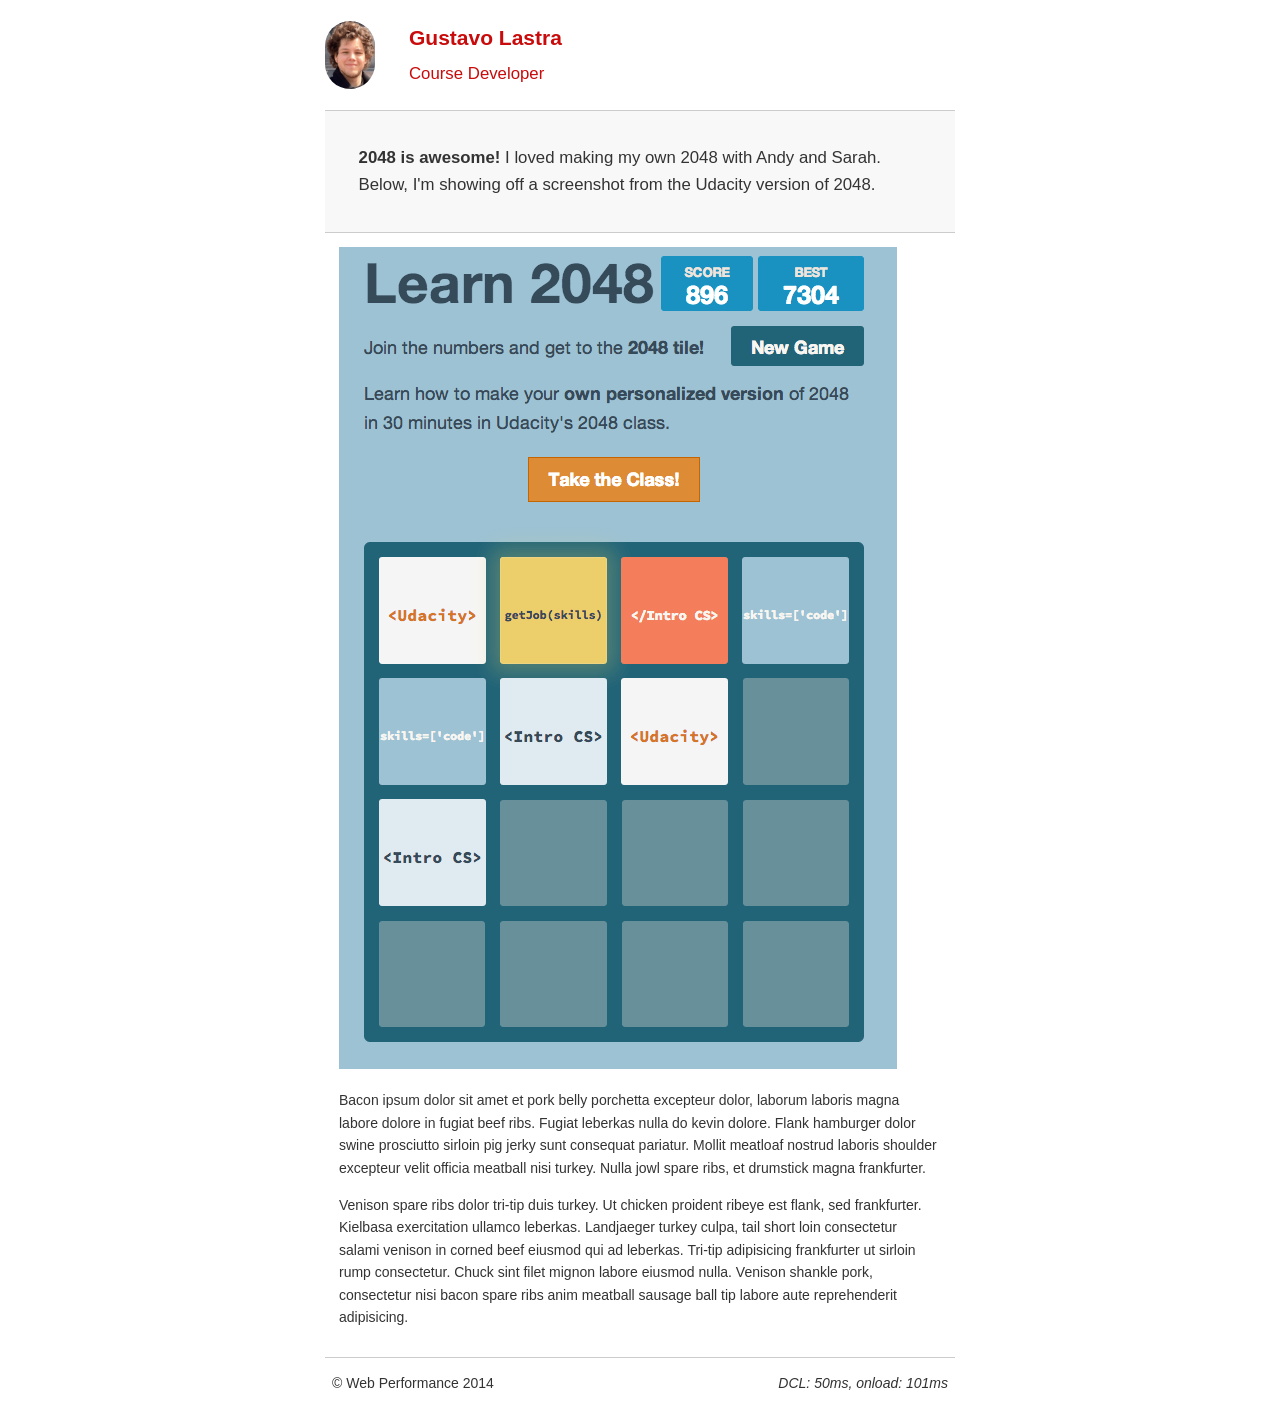
<file: project-2048.html>
<!DOCTYPE html>
<html lang="en" style="font-size: 100%;
  overflow-y: scroll;
  -webkit-tap-highlight-color: rgba(0,0,0,0);
  -ms-text-size-adjust: 100%;
  -webkit-text-size-adjust: none;">
<head>
<meta charset="utf-8">
<meta name="viewport" content="width=device-width, initial-scale=1">
<meta name="description" content=" FILL ME IN ">
<meta name="author" content=" FILL ME IN ">
<title>Gustavo Lastra: Portfolio</title>

<link href="css/print.css.gz" rel="stylesheet" media="print">
<script>
      (function(w,g){w['GoogleAnalyticsObject']=g;
      w[g]=w[g]||function(){(w[g].q=w[g].q||[]).push(arguments)};w[g].l=1*new Date();})(window,'ga');
      ga('create', 'UA-XXXX-Y');
      ga('send', 'pageview');
    </script><script src="//www.google-analytics.com/analytics.js"></script><script src="js/perfmatters.js"></script>
</head>
<body style="margin:0;font-size:14px;line-height:1.61;font-weight:400;font-family:'Open Sans', sans-serif;color:#333;background:#fff;">
    <header style="max-width:45em;margin:0 auto;padding:0 0.5em;color:#C90B0B;"><a href="/" style="color: #12C;"><img class="imgGus" src="img/Gustavo-min.bin" style="border:0;max-width:100%;border-radius:40px;float:left;width:8%;"></a>
      <p style="font-size:1.5em; font-weight: bold; padding-left: 4em;">Gustavo Lastra<br><span style="font-size: 0.8em; font-weight: normal;">Course Developer</span></p>
    </header><div class="container" style="max-width: 45em; margin: 0 auto;">
      <div class="hero" style="padding: 2em; background-color: #f8f8f8; font-size:1.2em;
  border-bottom: 1px solid #ccc;
  border-top: 1px solid #ccc;">
        <strong style="font-weight: bold;">2048 is awesome!</strong> I loved making my own 2048 with Andy and Sarah. Below, I'm showing off a screenshot from the Udacity version of 2048.
      </div>
      <div class="content" style="padding: 1em 1em;">
        <img class="img-responsive" src="img/2048-min.bin" style="border: 0; max-width: 100%;"><p>Bacon ipsum dolor sit amet et pork belly porchetta excepteur dolor, laborum laboris magna labore dolore in fugiat beef ribs. Fugiat leberkas nulla do kevin dolore. Flank hamburger dolor swine prosciutto sirloin pig jerky sunt consequat pariatur. Mollit meatloaf nostrud laboris shoulder excepteur velit officia meatball nisi turkey. Nulla jowl spare ribs, et drumstick magna frankfurter.</p>
        <p>Venison spare ribs dolor tri-tip duis turkey. Ut chicken proident ribeye est flank, sed frankfurter. Kielbasa exercitation ullamco leberkas. Landjaeger turkey culpa, tail short loin consectetur salami venison in corned beef eiusmod qui ad leberkas. Tri-tip adipisicing frankfurter ut sirloin rump consectetur. Chuck sint filet mignon labore eiusmod nulla. Venison shankle pork, consectetur nisi bacon spare ribs anim meatball sausage ball tip labore aute reprehenderit adipisicing.</p>
    </div>
    <footer style="max-width:45em;margin:0 auto;padding:0 0.5em;border-top:1px solid #ccc;"><p>&copy; Web Performance 2014 <span id="crp-stats" style="float: right; font-style: italic;"></span></p>
    </footer>
</div>
</body>
</html>
</file>
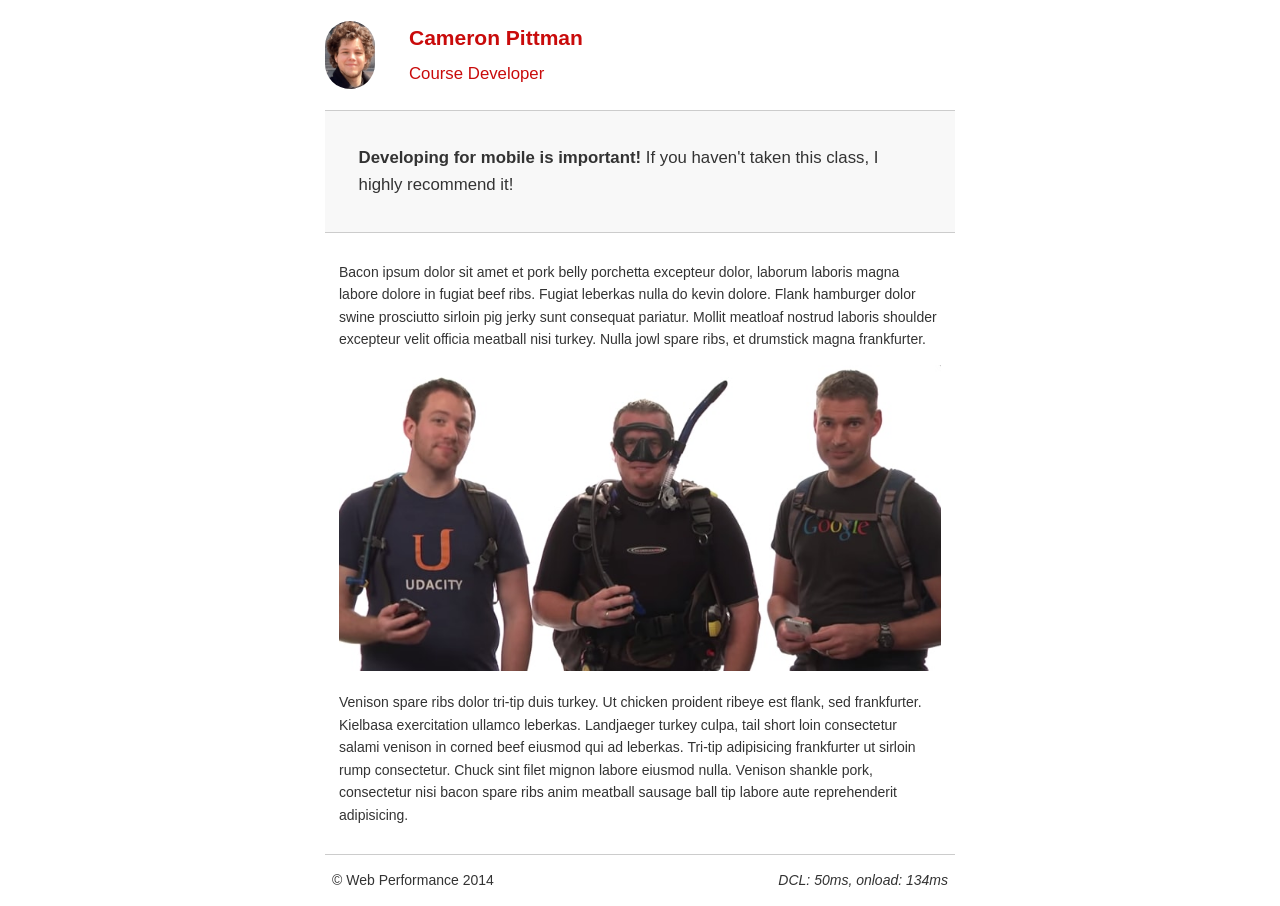
<file: project-mobile.html>
<!DOCTYPE html>
<html lang="en" style="font-size: 100%;
  overflow-y: scroll;
  -webkit-tap-highlight-color: rgba(0,0,0,0);
  -ms-text-size-adjust: 100%;
  -webkit-text-size-adjust: none;">
<head>
<meta charset="utf-8">
<meta name="viewport" content="width=device-width, initial-scale=1">
<meta name="description" content=" FILL ME IN ">
<meta name="author" content=" FILL ME IN ">
<title>Gustavo Lastra: Portfolio</title>
<link href="css/print.css.gz" media="print" rel="stylesheet">
<script>
      (function(w,g){w['GoogleAnalyticsObject']=g;
      w[g]=w[g]||function(){(w[g].q=w[g].q||[]).push(arguments)};w[g].l=1*new Date();})(window,'ga');
      ga('create', 'UA-XXXX-Y');
      ga('send', 'pageview');
    </script><script src="http://www.google-analytics.com/analytics.js"></script><script async src="js/perfmatters.js"></script>
</head>
<body style="margin:0;font-size:14px;line-height:1.61;font-weight:400;font-family:'Open Sans', sans-serif;color:#333;background:#fff;">
    <header style="max-width:45em;margin:0 auto;padding:0 0.5em;color:#C90B0B;"><a href="/" style="color: #12C;;"><img src="img/Gustavo-min.bin" style="border:0;max-width:100%;border-radius:40px;float:left;width:8%;"></a>
      <p style="font-size:1.5em; font-weight: bold; padding-left: 4em;">Cameron Pittman<br><span style="font-size: 0.8em; font-weight: normal;">Course Developer</span></p>
    </header><div class="container" style="max-width: 45em; margin: 0 auto;">
      <div class="hero" style="padding: 2em; background-color: #f8f8f8; font-size:1.2em;
  border-bottom: 1px solid #ccc;
  border-top: 1px solid #ccc;">
        <strong style="font-weight: bold;">Developing for mobile is important!</strong> If you haven't taken this class, I highly recommend it!
      </div>

      <div class="content" style="padding: 1em 1em;">

        <p>Bacon ipsum dolor sit amet et pork belly porchetta excepteur dolor, laborum laboris magna labore dolore in fugiat beef ribs. Fugiat leberkas nulla do kevin dolore. Flank hamburger dolor swine prosciutto sirloin pig jerky sunt consequat pariatur. Mollit meatloaf nostrud laboris shoulder excepteur velit officia meatball nisi turkey. Nulla jowl spare ribs, et drumstick magna frankfurter.</p>

        <img src="img/mobilewebdev-min.bin" style="border: 0; max-width: 100%;"><p>Venison spare ribs dolor tri-tip duis turkey. Ut chicken proident ribeye est flank, sed frankfurter. Kielbasa exercitation ullamco leberkas. Landjaeger turkey culpa, tail short loin consectetur salami venison in corned beef eiusmod qui ad leberkas. Tri-tip adipisicing frankfurter ut sirloin rump consectetur. Chuck sint filet mignon labore eiusmod nulla. Venison shankle pork, consectetur nisi bacon spare ribs anim meatball sausage ball tip labore aute reprehenderit adipisicing.</p>

    </div>

    <footer style="max-width:45em;margin:0 auto;padding:0 0.5em;border-top:1px solid #ccc;"><p>&copy; Web Performance 2014 <span id="crp-stats" style="float: right; font-style: italic;"></span></p>
    </footer>
</div>
</body>
</html>
</file>
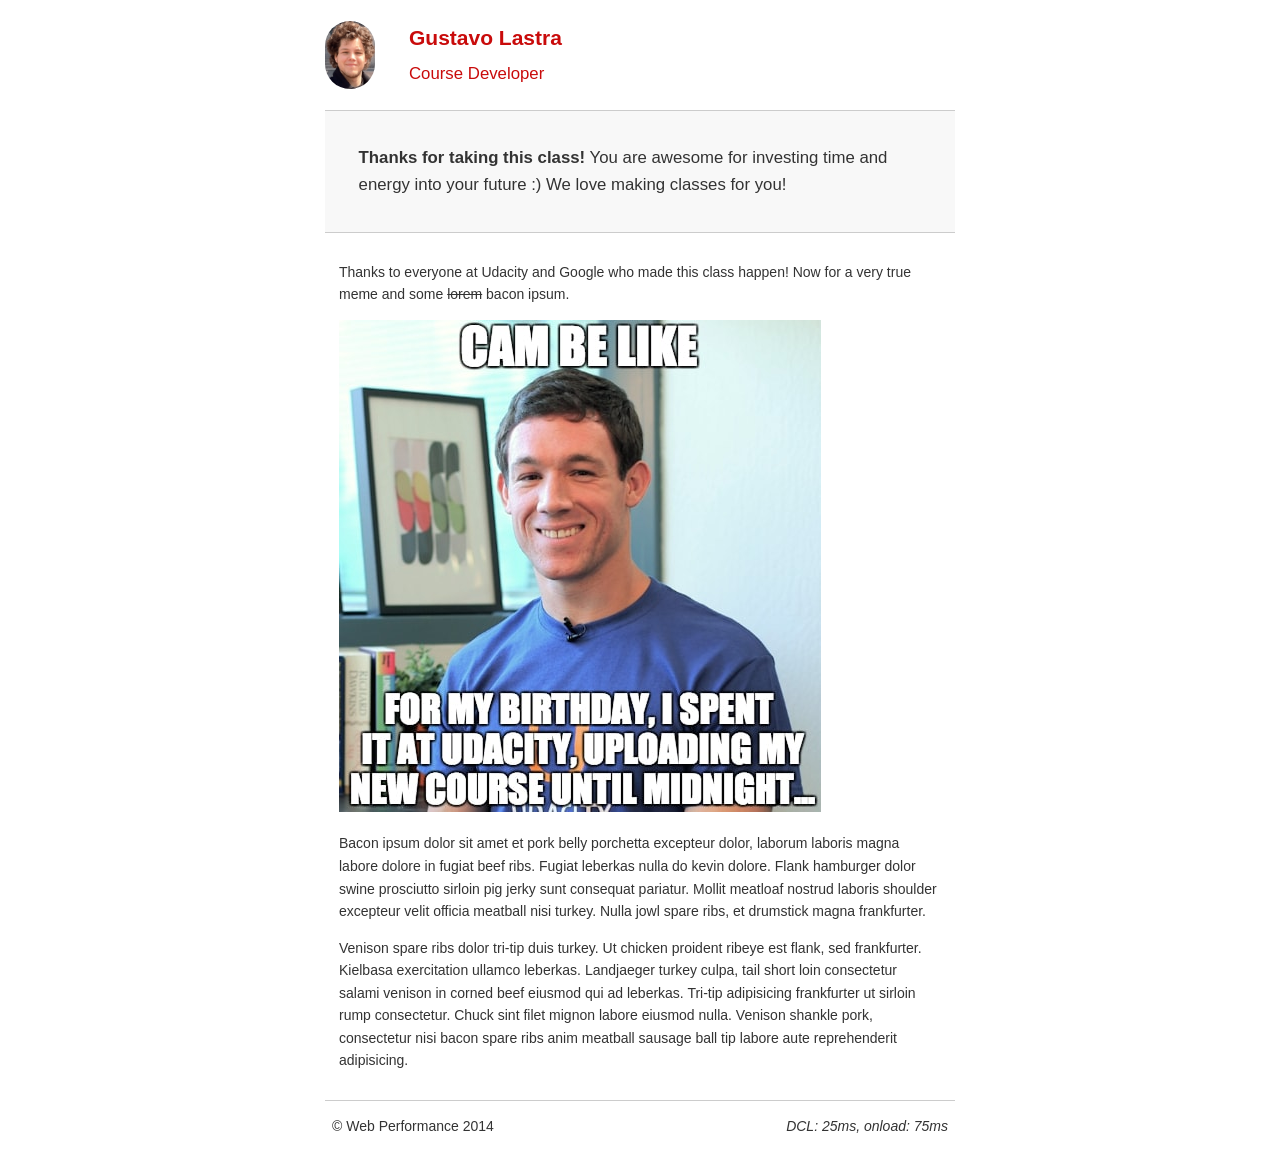
<file: project-webperf.html>
<!DOCTYPE html>
<html lang="en" style="font-size: 100%;
  overflow-y: scroll;
  -webkit-tap-highlight-color: rgba(0,0,0,0);
  -ms-text-size-adjust: 100%;
  -webkit-text-size-adjust: none;">
<head>
<meta charset="utf-8">
<meta name="viewport" content="width=device-width, initial-scale=1">
<meta name="description" content=" FILL ME IN ">
<meta name="author" content=" FILL ME IN ">
<title>Gustavo Lastra: Portfolio</title>

<link href="css/print.css.gz" rel="stylesheet" media="print">
<script>
      (function(w,g){w['GoogleAnalyticsObject']=g;
      w[g]=w[g]||function(){(w[g].q=w[g].q||[]).push(arguments)};w[g].l=1*new Date();})(window,'ga');
      ga('create', 'UA-XXXX-Y');
      ga('send', 'pageview');
    </script><script src="http://www.google-analytics.com/analytics.js"></script><script async src="js/perfmatters.js"></script>
</head>
<body style="margin:0;font-size:14px;line-height:1.61;font-weight:400;font-family:'Open Sans', sans-serif;color:#333;background:#fff;">
    <header style="max-width:45em;margin:0 auto;padding:0 0.5em;color:#C90B0B;"><a href="/" style="color: #12C;"><img class="imgGus" src="img/Gustavo-min.bin" style="border:0;max-width:100%;border-radius:40px;float:left;width:8%;"></a>
      <p style="font-size:1.5em; font-weight: bold; padding-left: 4em;">Gustavo Lastra<br><span style="font-size: 0.8em; font-weight: normal;">Course Developer</span></p>
    </header><div class="container" style="max-width: 45em; margin: 0 auto;">
      <div class="hero" style="padding: 2em; background-color: #f8f8f8; font-size:1.2em;
  border-bottom: 1px solid #ccc;
  border-top: 1px solid #ccc;">
        <strong style="font-weight: bold;">Thanks for taking this class!</strong> You are awesome for investing time and energy into your future :) We love making classes for you!
      </div>
      <div class="content" style="padding: 1em 1em;">
        <p>Thanks to everyone at Udacity and Google who made this class happen! Now for a very true meme and some <strike>lorem</strike> bacon ipsum.</p>
        <img src="img/cam_be_like-min.bin" style="border: 0; max-width: 100%;"><p>Bacon ipsum dolor sit amet et pork belly porchetta excepteur dolor, laborum laboris magna labore dolore in fugiat beef ribs. Fugiat leberkas nulla do kevin dolore. Flank hamburger dolor swine prosciutto sirloin pig jerky sunt consequat pariatur. Mollit meatloaf nostrud laboris shoulder excepteur velit officia meatball nisi turkey. Nulla jowl spare ribs, et drumstick magna frankfurter.</p>
        <p>Venison spare ribs dolor tri-tip duis turkey. Ut chicken proident ribeye est flank, sed frankfurter. Kielbasa exercitation ullamco leberkas. Landjaeger turkey culpa, tail short loin consectetur salami venison in corned beef eiusmod qui ad leberkas. Tri-tip adipisicing frankfurter ut sirloin rump consectetur. Chuck sint filet mignon labore eiusmod nulla. Venison shankle pork, consectetur nisi bacon spare ribs anim meatball sausage ball tip labore aute reprehenderit adipisicing.</p>
    </div>
    <footer style="max-width:45em;margin:0 auto;padding:0 0.5em;border-top:1px solid #ccc;"><p>&copy; Web Performance 2014 <span id="crp-stats" style="float: right; font-style: italic;"></span></p>
    </footer>
</div>
</body>
</html>
</file>
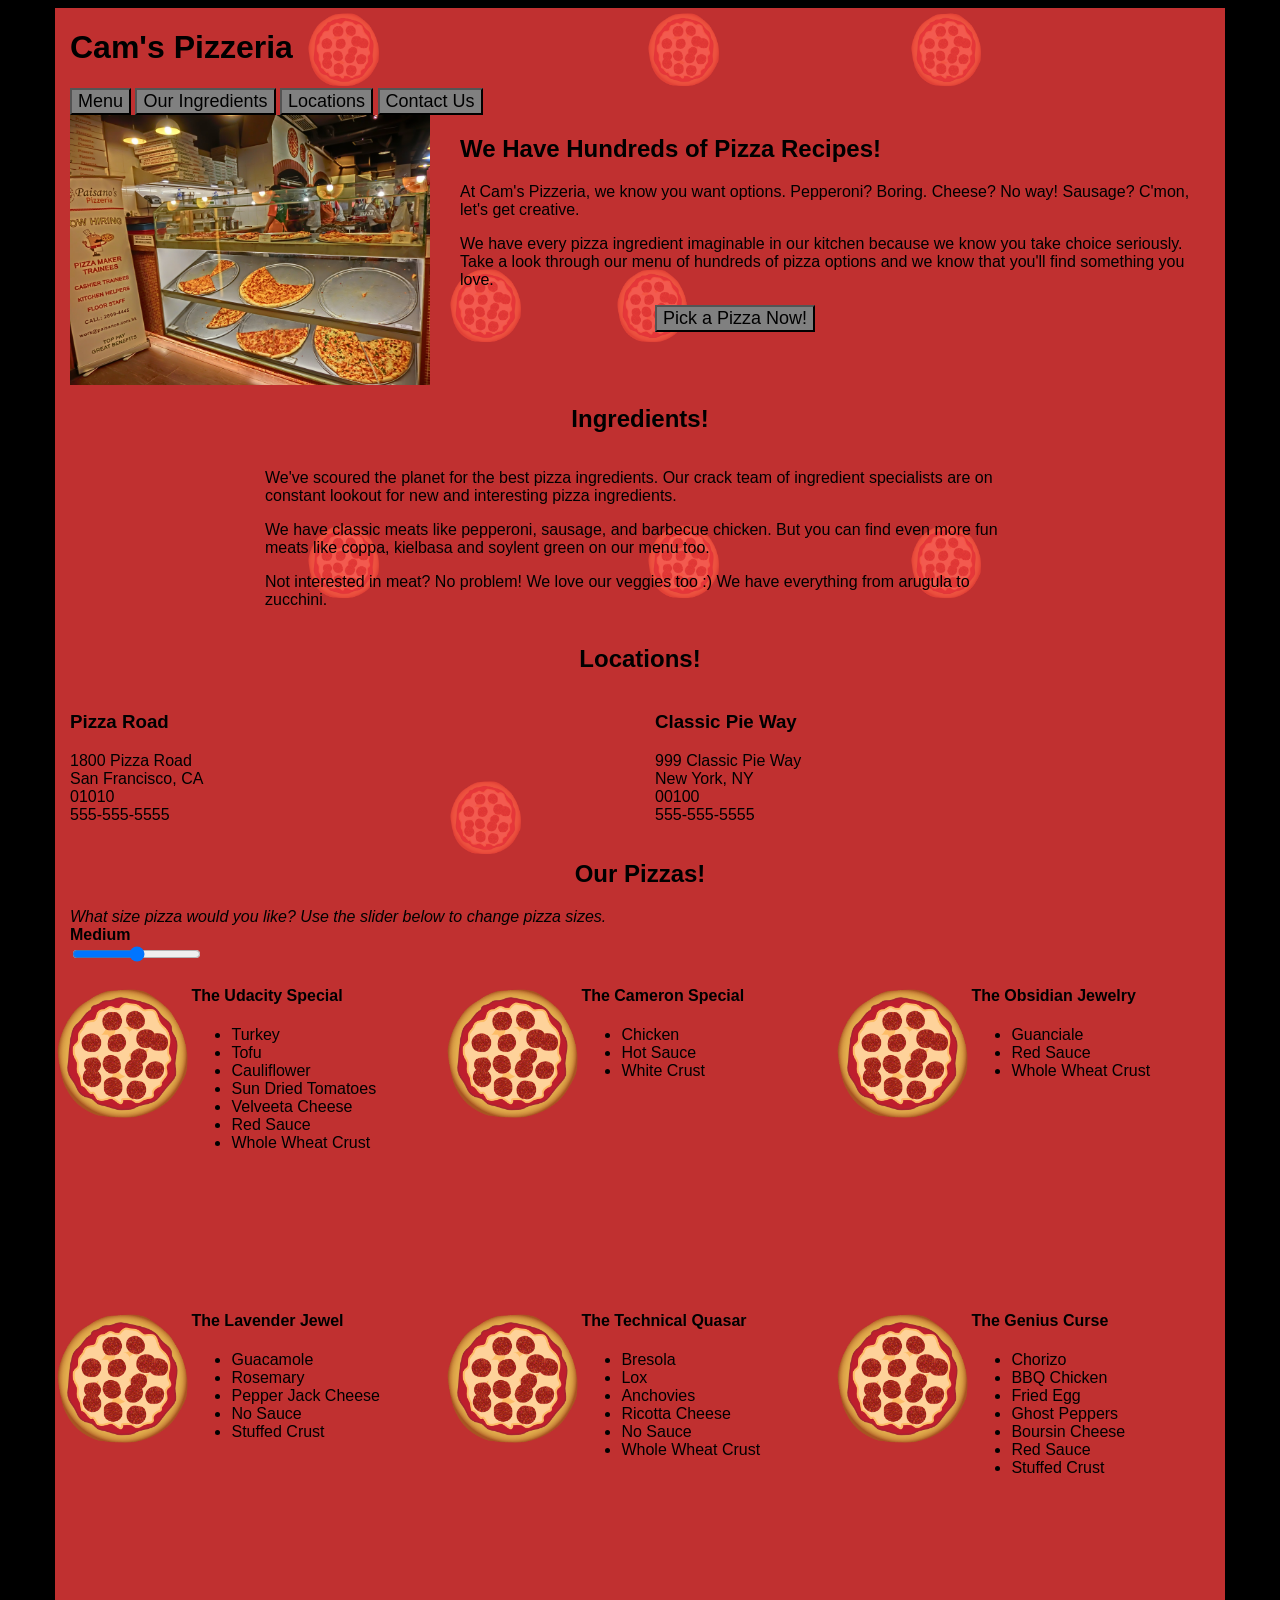
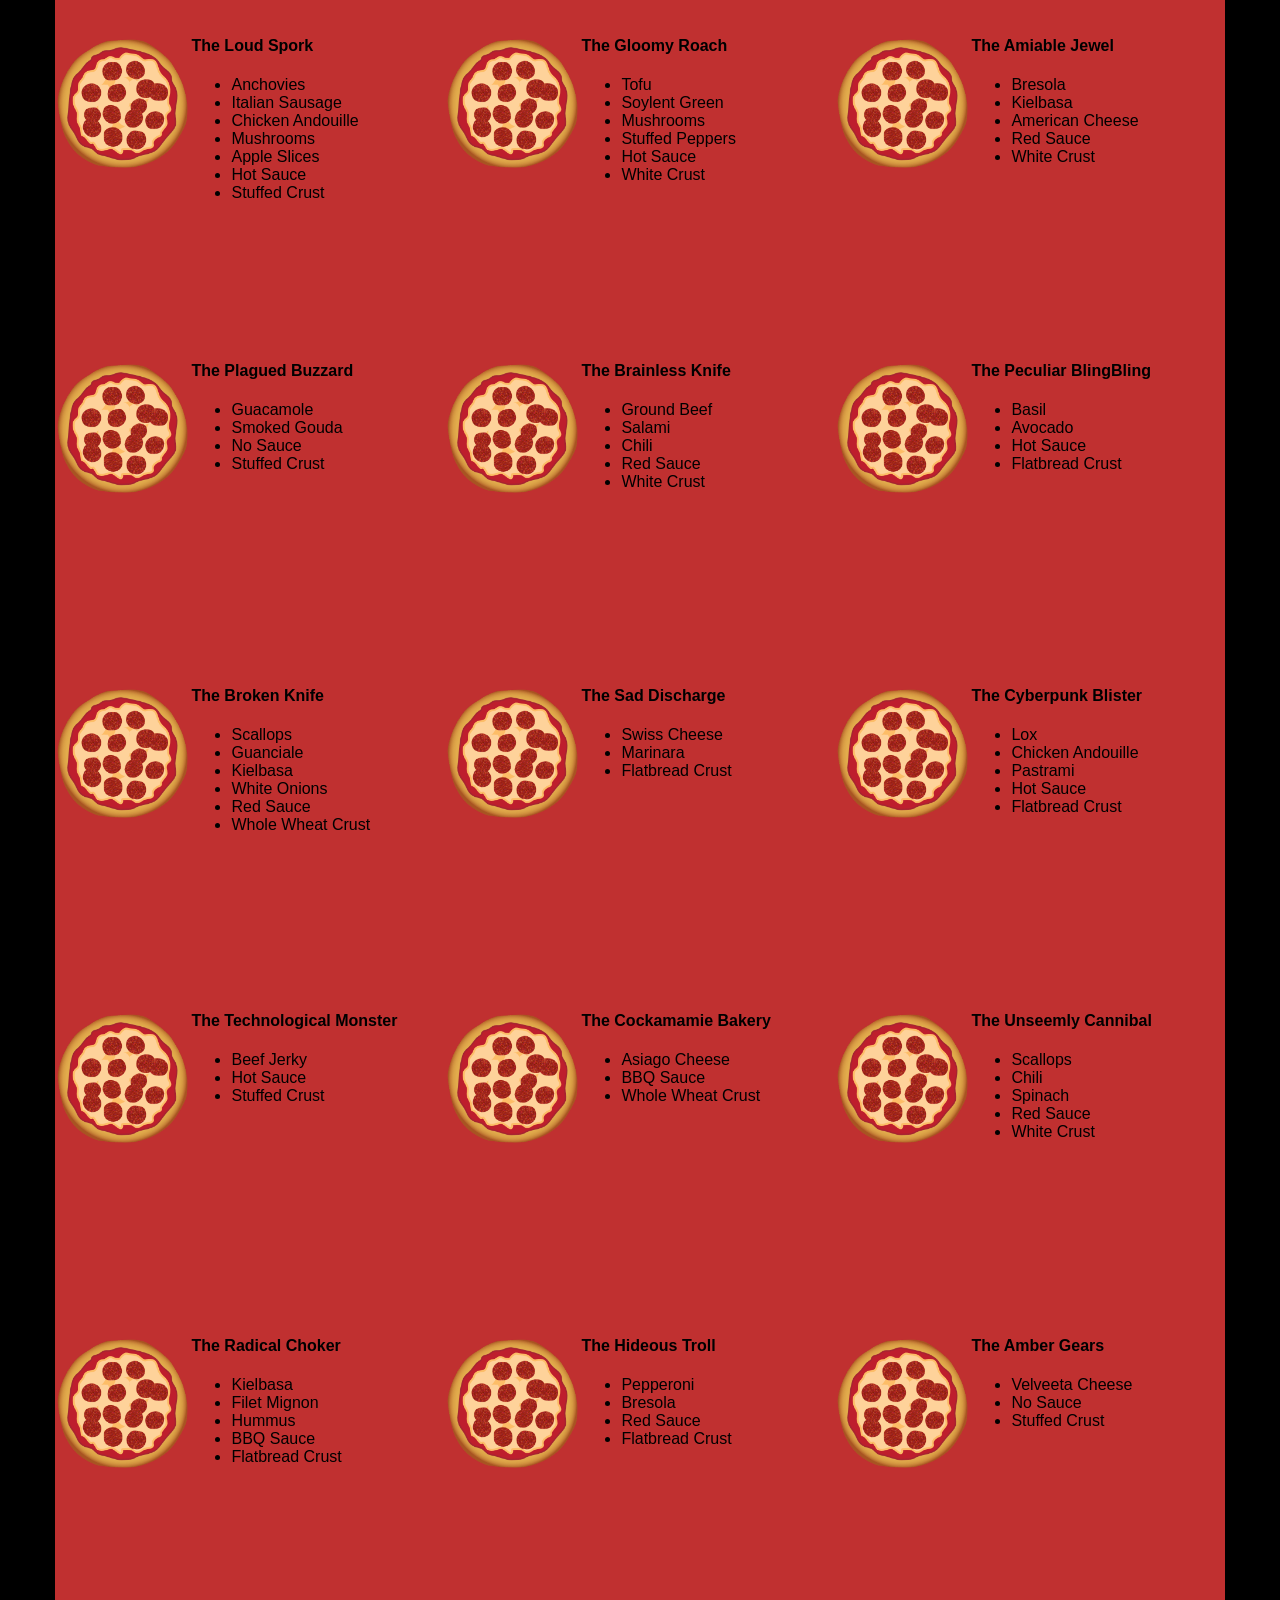
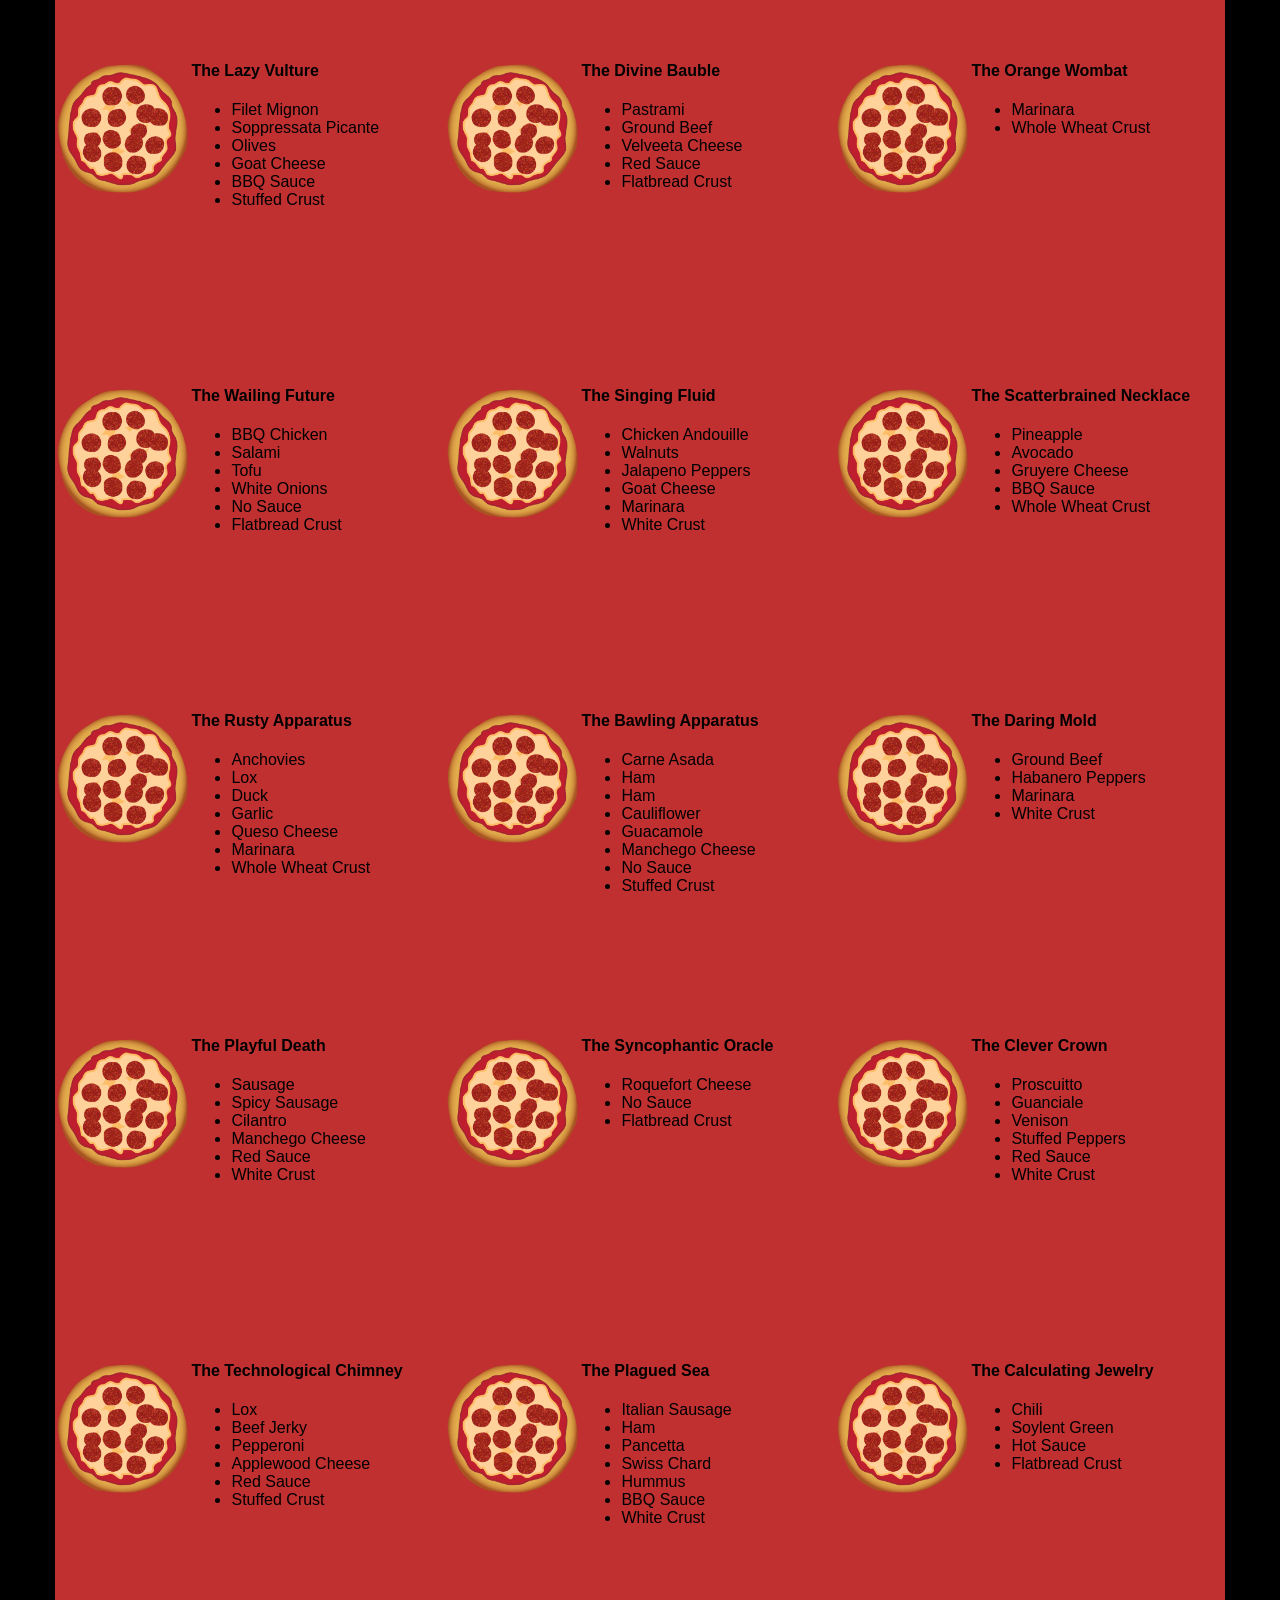
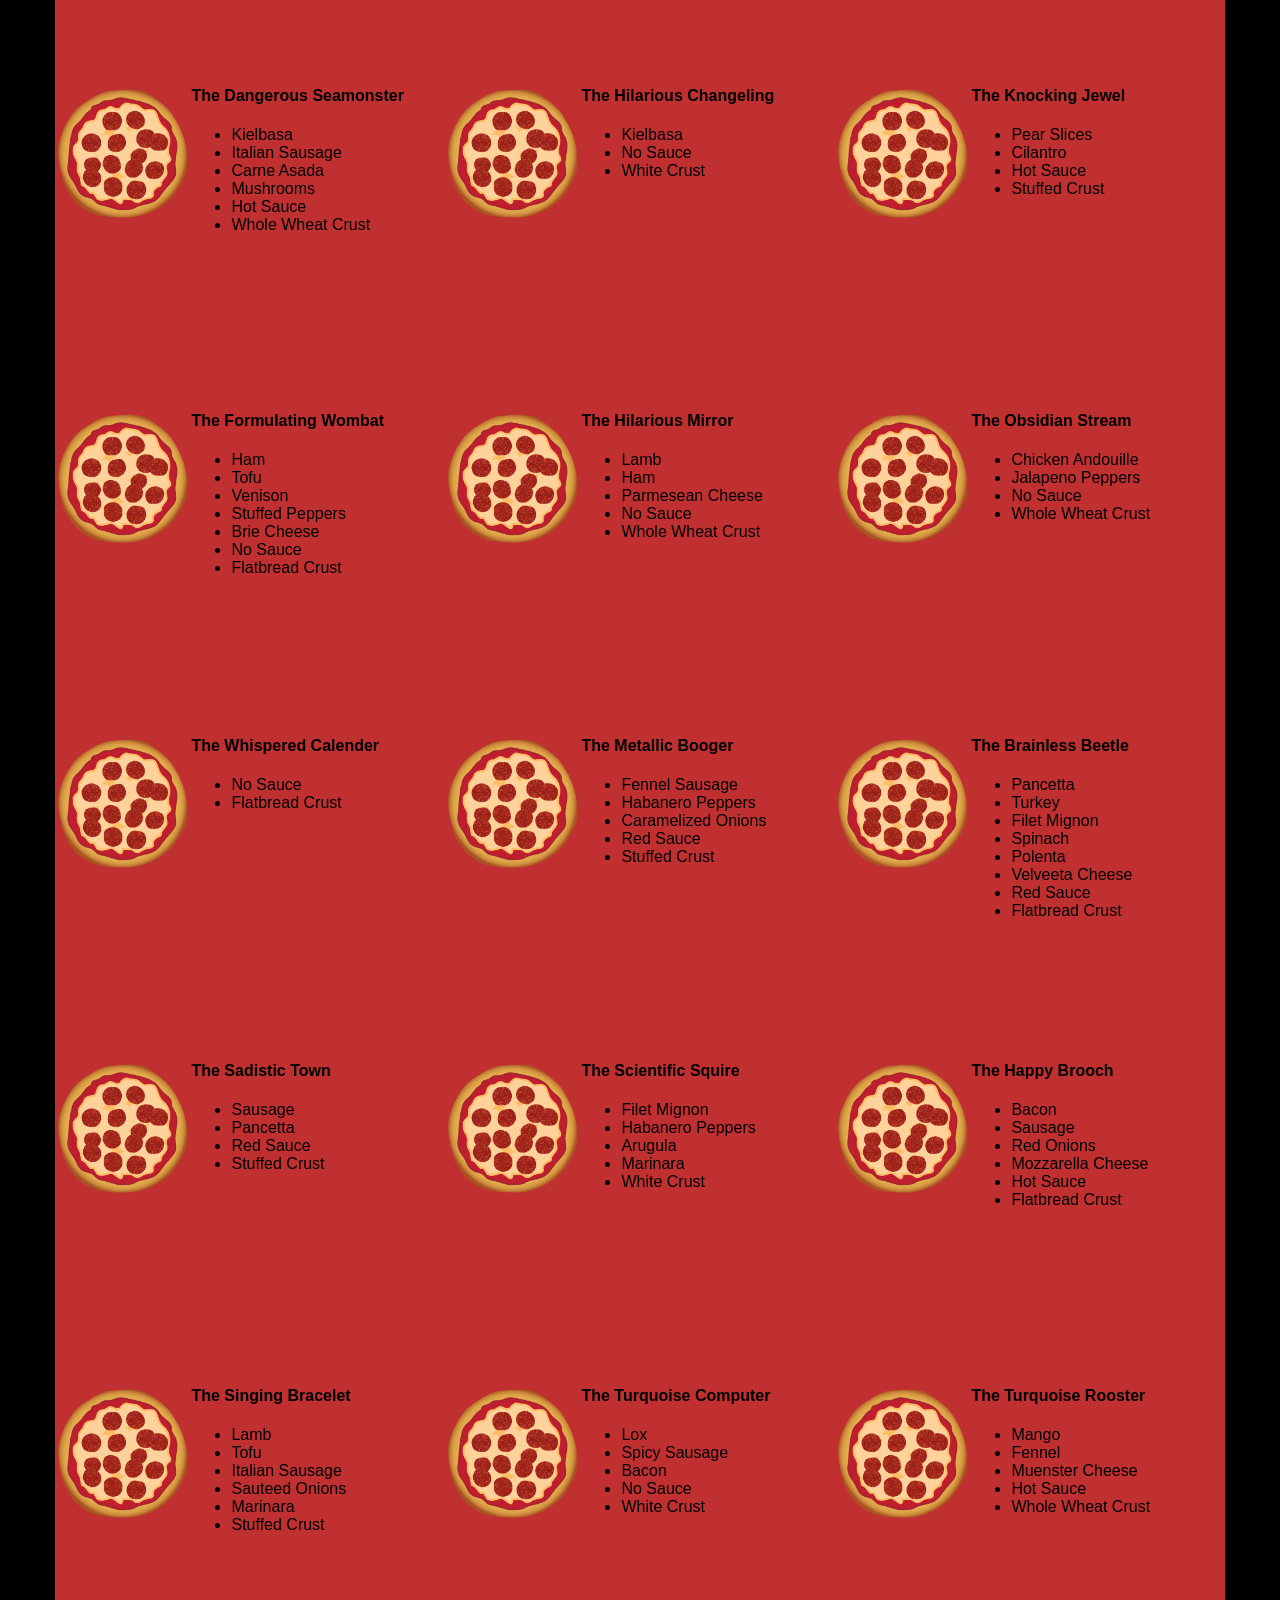
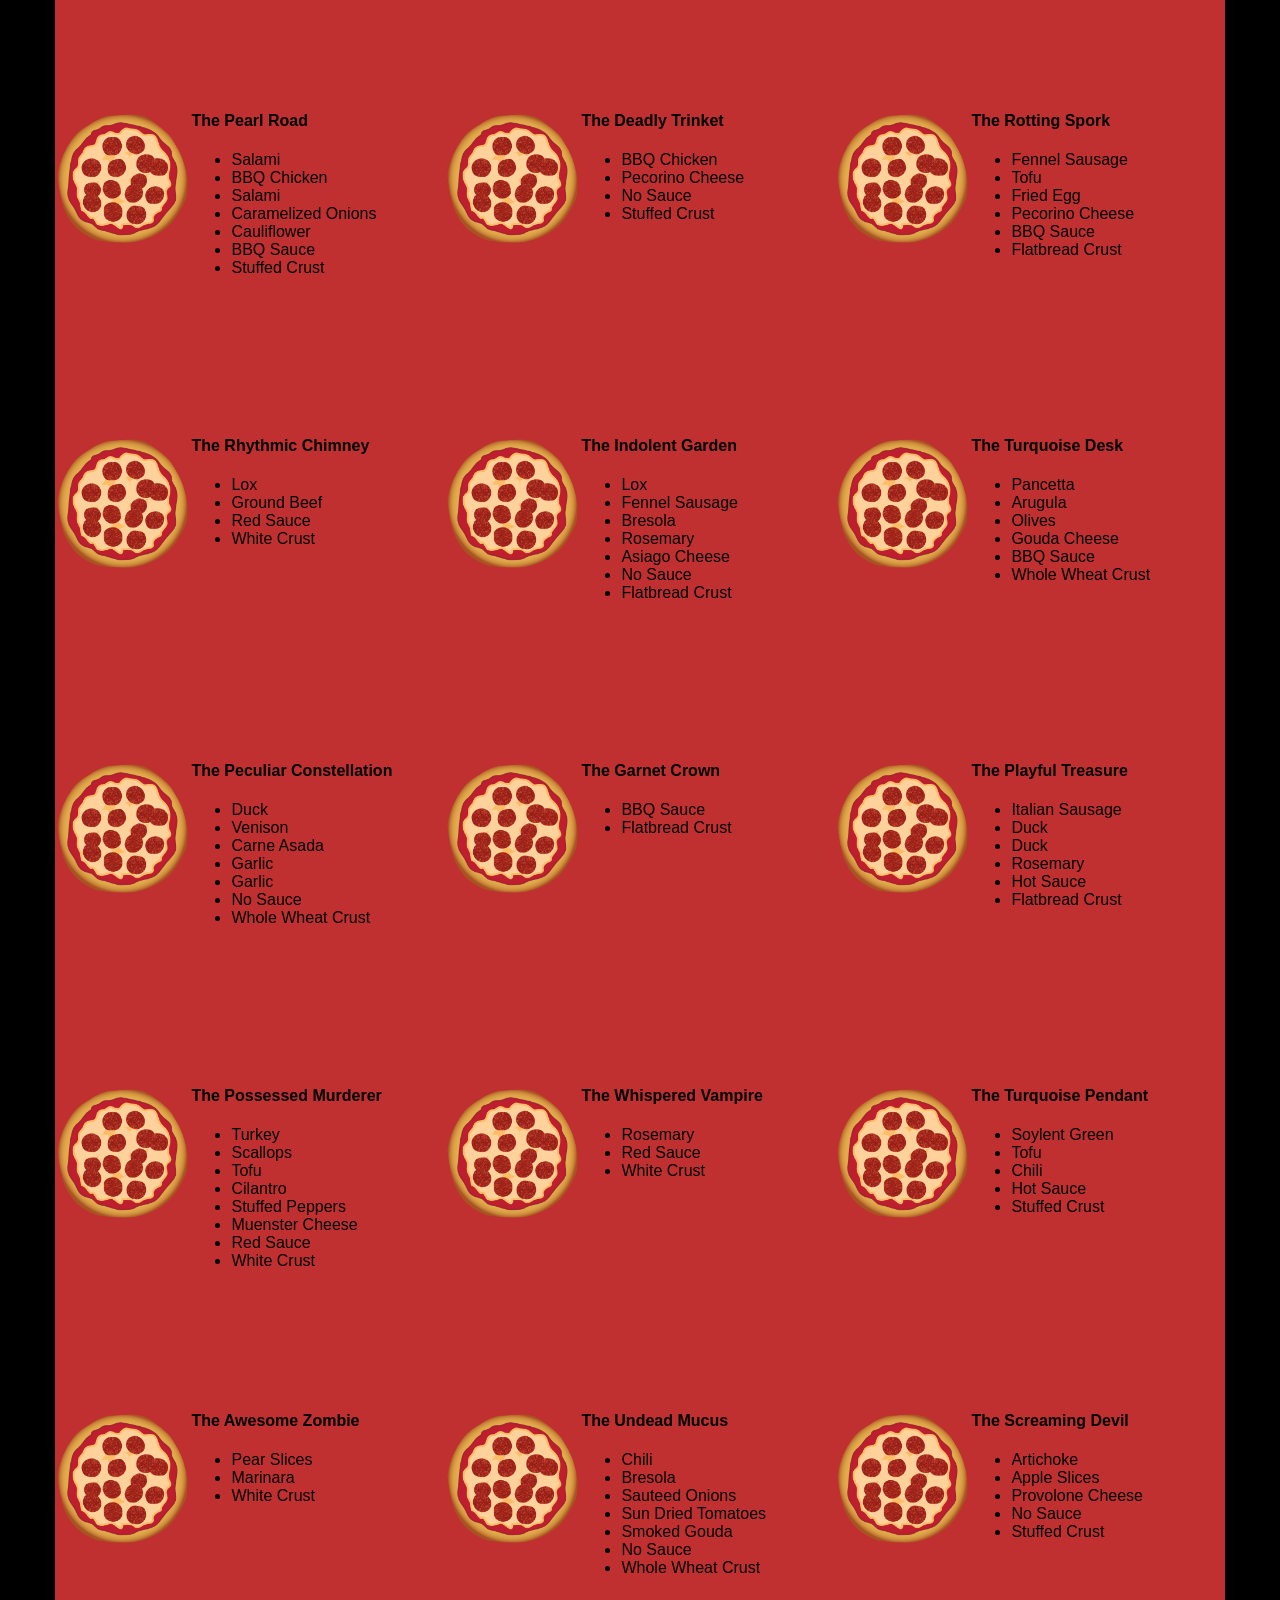
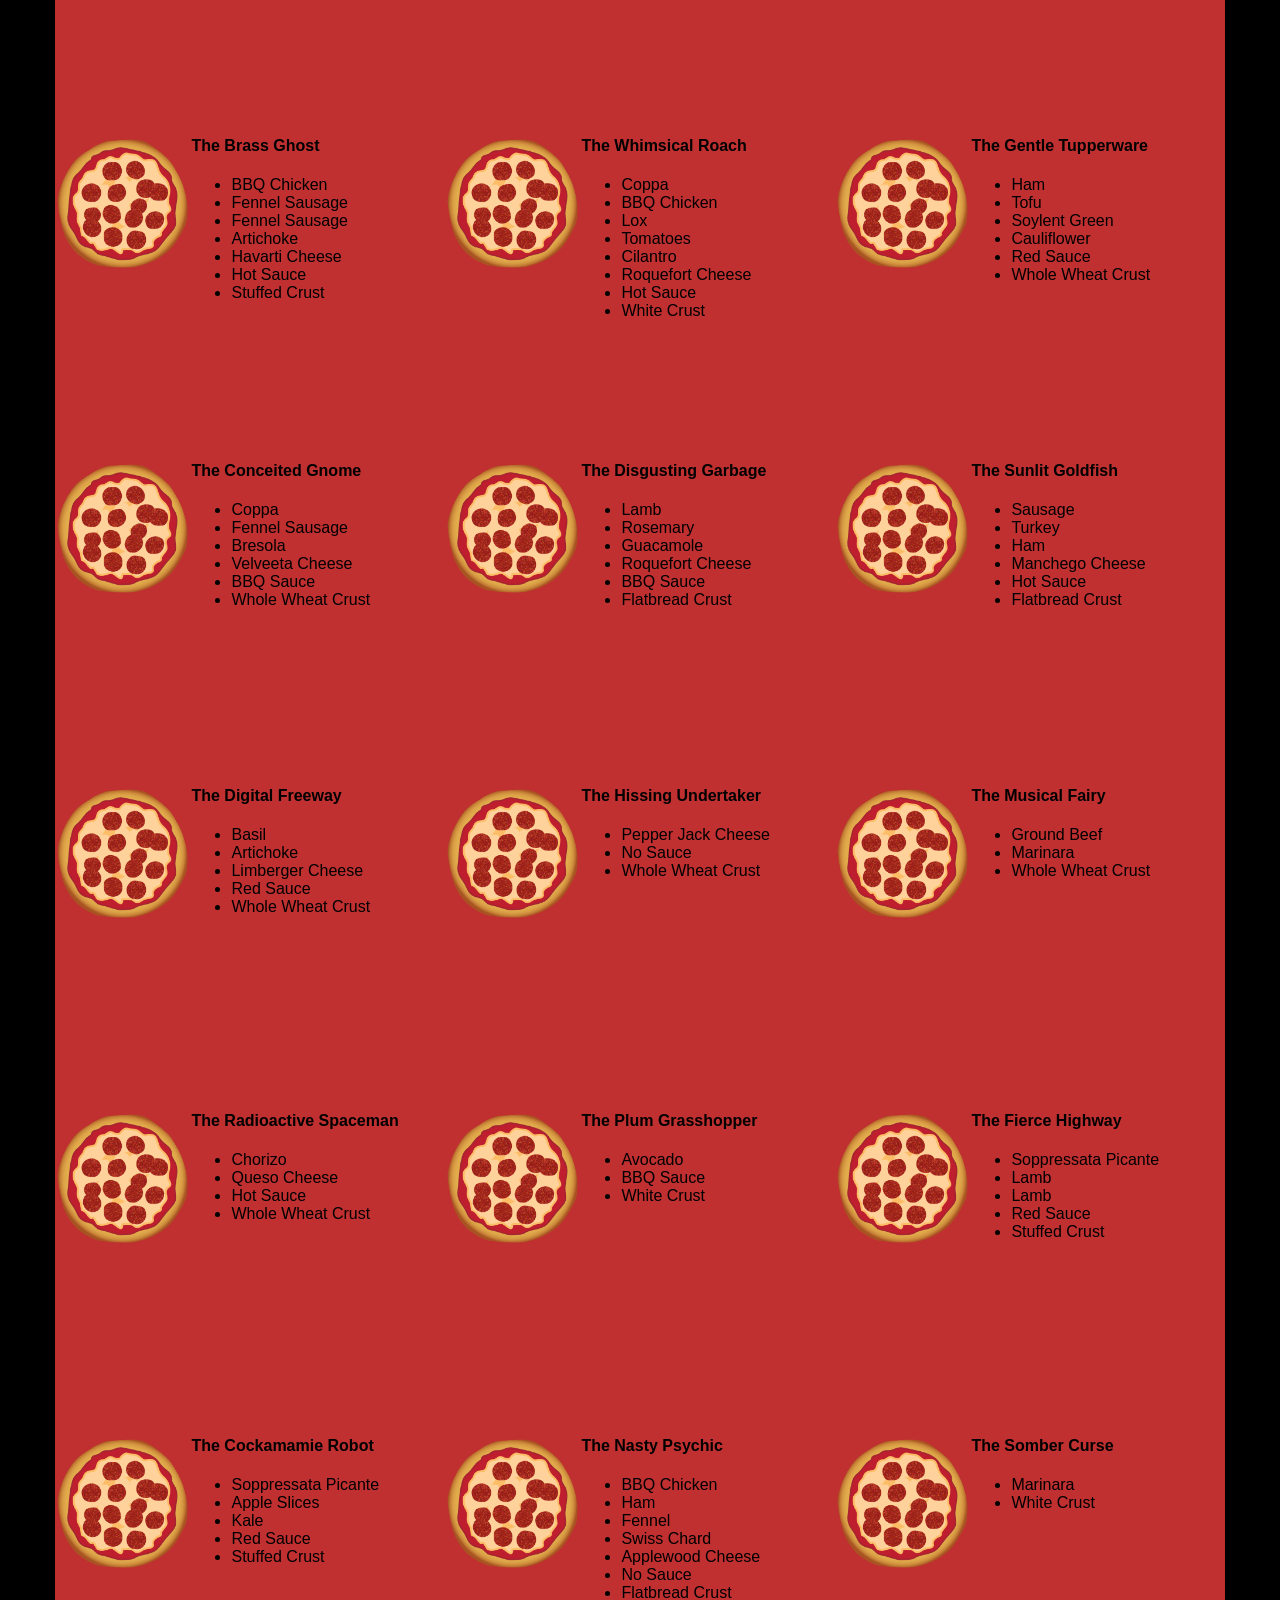
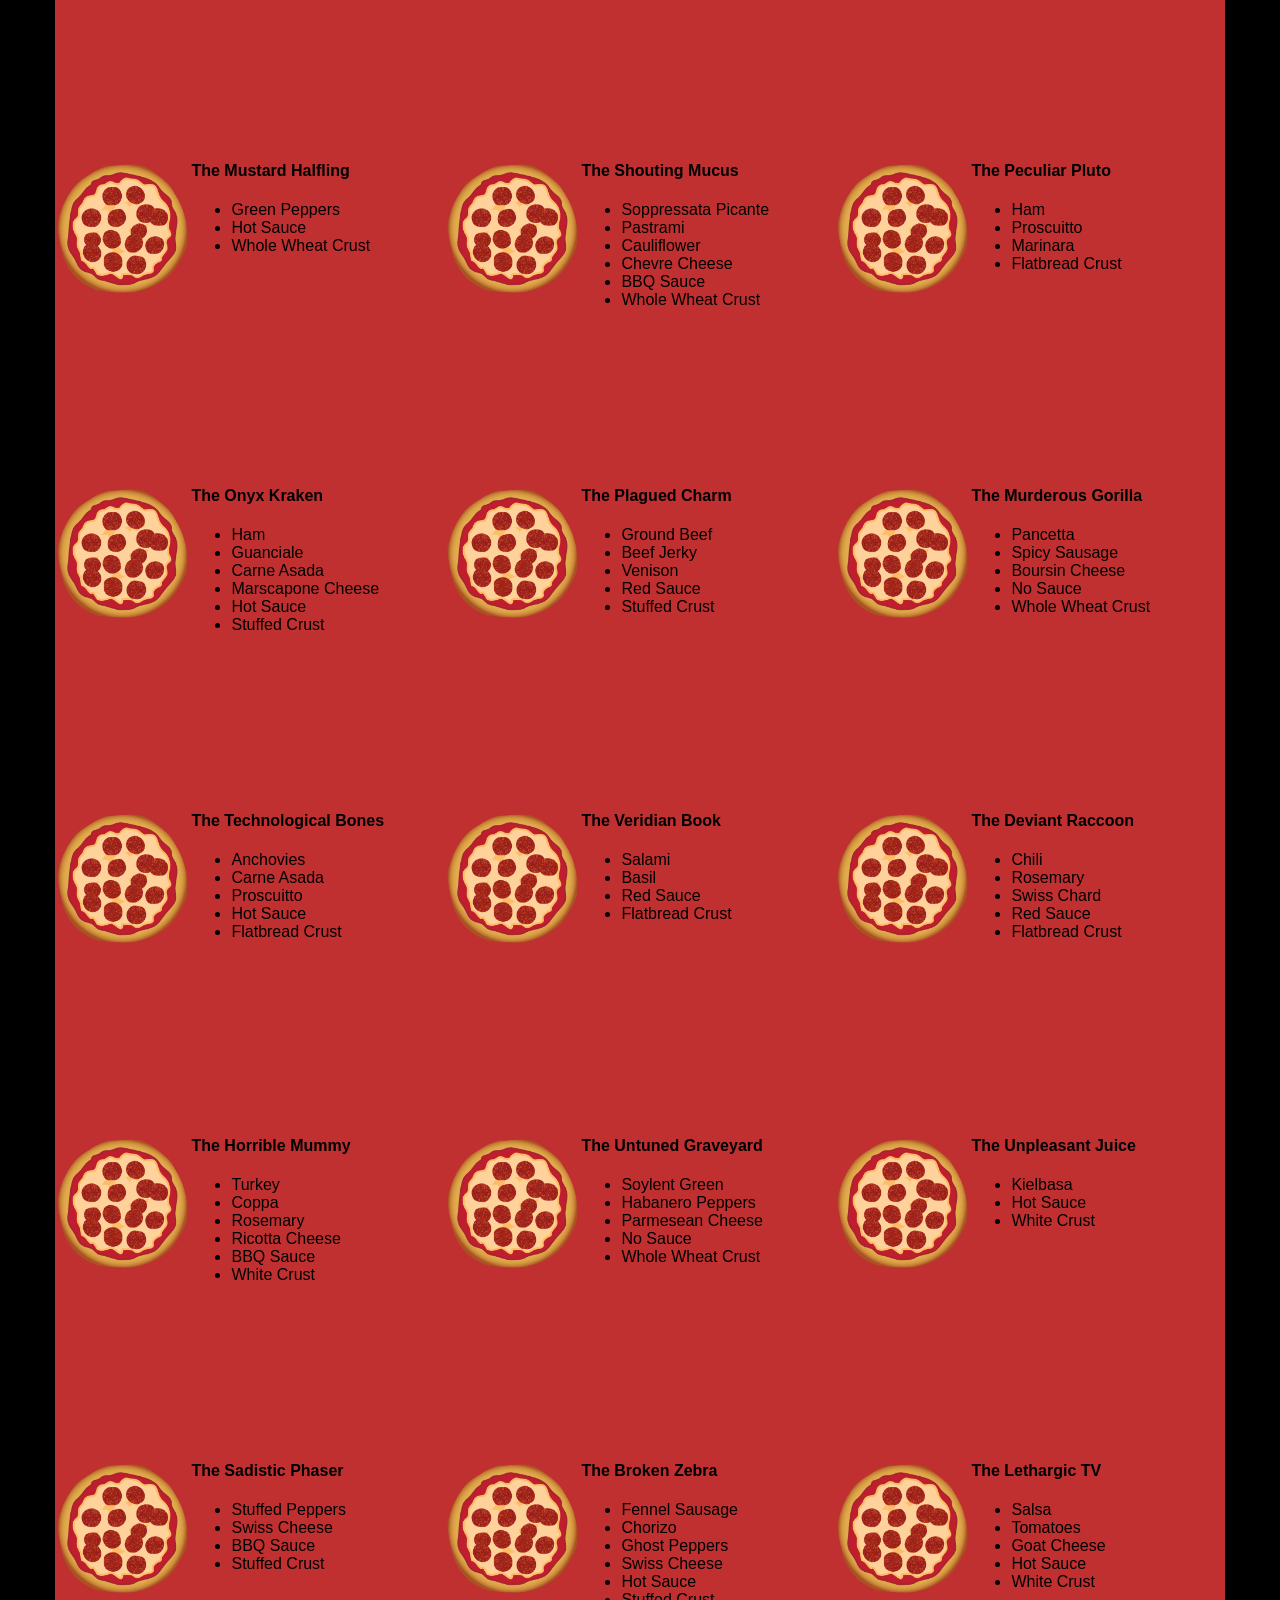
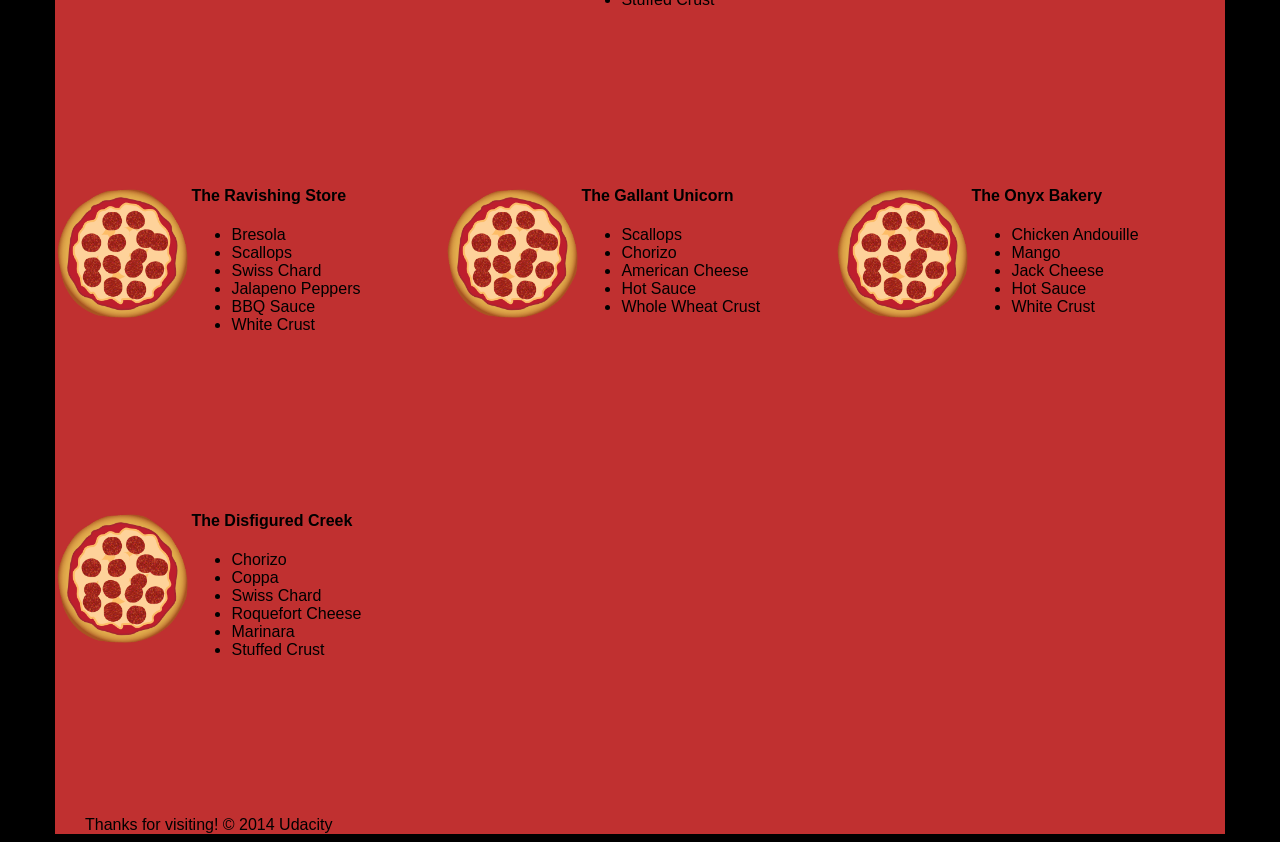
<file: views/pizza.html>
<!DOCTYPE HTML>
<html style="-webkit-box-sizing:border-box;-moz-box-sizing:border-box;-box-sizing:border-box;">
<head style="-webkit-box-sizing:border-box;-moz-box-sizing:border-box;-box-sizing:border-box;">
<link rel="stylesheet" href="css/style.css" style="-webkit-box-sizing:border-box;-moz-box-sizing:border-box;-box-sizing:border-box;">
<link rel="stylesheet" href="css/bootstrap-grid.css" style="-webkit-box-sizing:border-box;-moz-box-sizing:border-box;-box-sizing:border-box;">
</head>
<body style='-webkit-box-sizing:border-box;-moz-box-sizing:border-box;-box-sizing:border-box;font-family:"Trebuchet MS", Helvetica, sans-serif;background:black;'>
  <div class="container" style="-webkit-box-sizing:border-box;-moz-box-sizing:border-box;-box-sizing:border-box;margin-right:auto;margin-left:auto;padding-left:15px;padding-right:15px;width:1170px;background-color:rgba(240, 60, 60, 0.8);">
    <div id="header" class="row" style="-webkit-box-sizing:border-box;-moz-box-sizing:border-box;-box-sizing:border-box;margin-left:-15px;margin-right:-15px;">
      <div class="col-md-6" style="-webkit-box-sizing:border-box;-moz-box-sizing:border-box;-box-sizing:border-box;position:relative;min-height:1px;padding-left:15px;padding-right:15px;float:left;width:50%;">
        <div class="row" style="-webkit-box-sizing:border-box;-moz-box-sizing:border-box;-box-sizing:border-box;margin-left:-15px;margin-right:-15px;">
          <div class="col-md-12" style="-webkit-box-sizing:border-box;-moz-box-sizing:border-box;-box-sizing:border-box;position:relative;min-height:1px;padding-left:15px;padding-right:15px;float:left;width:100%;">
            <h1 style="-webkit-box-sizing:border-box;-moz-box-sizing:border-box;-box-sizing:border-box;">Cam's Pizzeria</h1>
            <div class="row" style="-webkit-box-sizing:border-box;-moz-box-sizing:border-box;-box-sizing:border-box;margin-left:-15px;margin-right:-15px;">
              <div id="menu" class="col-md-12" style="-webkit-box-sizing:border-box;-moz-box-sizing:border-box;-box-sizing:border-box;position:relative;min-height:1px;padding-left:15px;padding-right:15px;float:left;width:100%;">
                <form action="#randomPizzas" style="-webkit-box-sizing:border-box;-moz-box-sizing:border-box;-box-sizing:border-box;display:inline-block;">
                  <input type="submit" value="Menu" style="-webkit-box-sizing:border-box;-moz-box-sizing:border-box;-box-sizing:border-box;background:grey;font-size:18px;">
</form>
                <form action="#ingredients" style="-webkit-box-sizing:border-box;-moz-box-sizing:border-box;-box-sizing:border-box;display:inline-block;">
                  <input type="submit" value="Our Ingredients" style="-webkit-box-sizing:border-box;-moz-box-sizing:border-box;-box-sizing:border-box;background:grey;font-size:18px;">
</form>
                <form action="#locations" style="-webkit-box-sizing:border-box;-moz-box-sizing:border-box;-box-sizing:border-box;display:inline-block;">
                  <input type="submit" value="Locations" style="-webkit-box-sizing:border-box;-moz-box-sizing:border-box;-box-sizing:border-box;background:grey;font-size:18px;">
</form>
                <form action="#" onsubmit="alert('Thanks for clicking! This button doesn\'t do anything because this is a fake pizzeria :\)')" style="-webkit-box-sizing:border-box;-moz-box-sizing:border-box;-box-sizing:border-box;display:inline-block;">
                  <input type="submit" value="Contact Us" style="-webkit-box-sizing:border-box;-moz-box-sizing:border-box;-box-sizing:border-box;background:grey;font-size:18px;">
</form>
              </div>
            </div>
          </div>
        </div>
      </div>
      <div id="movingPizzas1" class="col-md-6" style="-webkit-box-sizing:border-box;-moz-box-sizing:border-box;-box-sizing:border-box;position:relative;min-height:1px;padding-left:15px;padding-right:15px;float:left;width:50%;">
      </div>
    </div>
    <div id="callToAction" class="row" style="-webkit-box-sizing:border-box;-moz-box-sizing:border-box;-box-sizing:border-box;margin-left:-15px;margin-right:-15px;">
      <div class="col-md-4" style="-webkit-box-sizing:border-box;-moz-box-sizing:border-box;-box-sizing:border-box;position:relative;min-height:1px;padding-left:15px;padding-right:15px;float:left;width:33.33333333%;">
        <img src="images/pizzeria-min.bin" class="img-responsive" style="-webkit-box-sizing:border-box;-moz-box-sizing:border-box;-box-sizing:border-box;vertical-align:middle;display:block;width:100% \9;max-width:100%;height:auto;"><!-- Image credit to: http://commons.wikimedia.org/wiki/File:HK_TST_night_%E5%98%89%E8%98%AD%E9%81%93_Granville_Road_restaurant_Paisano's_Pizzeria_pizza_Dec-2013.JPG -->
</div>
      <div class="col-md-8" style="-webkit-box-sizing:border-box;-moz-box-sizing:border-box;-box-sizing:border-box;position:relative;min-height:1px;padding-left:15px;padding-right:15px;float:left;width:66.66666667%;">
        <div class="row" style="-webkit-box-sizing:border-box;-moz-box-sizing:border-box;-box-sizing:border-box;margin-left:-15px;margin-right:-15px;">
          <div class="col-md-12" style="-webkit-box-sizing:border-box;-moz-box-sizing:border-box;-box-sizing:border-box;position:relative;min-height:1px;padding-left:15px;padding-right:15px;float:left;width:100%;">
            <h2 style="-webkit-box-sizing:border-box;-moz-box-sizing:border-box;-box-sizing:border-box;">We Have Hundreds of Pizza Recipes!</h2>
            <p style="-webkit-box-sizing:border-box;-moz-box-sizing:border-box;-box-sizing:border-box;">At Cam's Pizzeria, we know you want options. Pepperoni? Boring. Cheese? No way! Sausage? C'mon, let's get creative.</p>
            <p style="-webkit-box-sizing:border-box;-moz-box-sizing:border-box;-box-sizing:border-box;">We have every pizza ingredient imaginable in our kitchen because we know you take choice seriously. Take a look through our menu of hundreds of pizza options and we know that you'll find something you love.</p>
          </div>
        </div>
        <div class="row" style="-webkit-box-sizing:border-box;-moz-box-sizing:border-box;-box-sizing:border-box;margin-left:-15px;margin-right:-15px;">
          <div class="col-md-6 col-md-push-3" style="-webkit-box-sizing:border-box;-moz-box-sizing:border-box;-box-sizing:border-box;position:relative;min-height:1px;padding-left:15px;padding-right:15px;float:left;width:50%;left:25%;">
            <form action="#randomPizzas" style="-webkit-box-sizing:border-box;-moz-box-sizing:border-box;-box-sizing:border-box;display:inline-block;">
              <input type="submit" value="Pick a Pizza Now!" style="-webkit-box-sizing:border-box;-moz-box-sizing:border-box;-box-sizing:border-box;background:grey;font-size:18px;">
</form>
          </div>
        </div>
      </div>
    </div>
    <div id="ingredients" class="row" style="-webkit-box-sizing:border-box;-moz-box-sizing:border-box;-box-sizing:border-box;margin-left:-15px;margin-right:-15px;">
      <div class="col-md-8 col-md-push-2" style="-webkit-box-sizing:border-box;-moz-box-sizing:border-box;-box-sizing:border-box;position:relative;min-height:1px;padding-left:15px;padding-right:15px;float:left;width:66.66666667%;left:16.66666667%;">
        <div class="row" style="-webkit-box-sizing:border-box;-moz-box-sizing:border-box;-box-sizing:border-box;margin-left:-15px;margin-right:-15px;">
          <div class="col-md-12 centered" style="-webkit-box-sizing:border-box;-moz-box-sizing:border-box;-box-sizing:border-box;text-align:center;position:relative;min-height:1px;padding-left:15px;padding-right:15px;float:left;width:100%;">
            <h2 style="-webkit-box-sizing:border-box;-moz-box-sizing:border-box;-box-sizing:border-box;">Ingredients!</h2>
          </div>
        </div>
        <div class="row" style="-webkit-box-sizing:border-box;-moz-box-sizing:border-box;-box-sizing:border-box;margin-left:-15px;margin-right:-15px;">
          <div class="col-md-12" style="-webkit-box-sizing:border-box;-moz-box-sizing:border-box;-box-sizing:border-box;position:relative;min-height:1px;padding-left:15px;padding-right:15px;float:left;width:100%;">
            <p style="-webkit-box-sizing:border-box;-moz-box-sizing:border-box;-box-sizing:border-box;">We've scoured the planet for the best pizza ingredients. Our crack team of ingredient specialists are on constant lookout for new and interesting pizza ingredients.</p>
            <p style="-webkit-box-sizing:border-box;-moz-box-sizing:border-box;-box-sizing:border-box;">We have classic meats like pepperoni, sausage, and barbecue chicken. But you can find even more fun meats like coppa, kielbasa and soylent green on our menu too.</p>
            <p style="-webkit-box-sizing:border-box;-moz-box-sizing:border-box;-box-sizing:border-box;">Not interested in meat? No problem! We love our veggies too :) We have everything from arugula to zucchini.</p>
          </div>
        </div>
      </div>
    </div>
    <div id="locations" class="row" style="-webkit-box-sizing:border-box;-moz-box-sizing:border-box;-box-sizing:border-box;margin-left:-15px;margin-right:-15px;">
      <div class="col-md-12" style="-webkit-box-sizing:border-box;-moz-box-sizing:border-box;-box-sizing:border-box;position:relative;min-height:1px;padding-left:15px;padding-right:15px;float:left;width:100%;">
        <h2 style="text-align:center;-webkit-box-sizing:border-box;-moz-box-sizing:border-box;-box-sizing:border-box;">Locations!</h2>
        <div class="row" style="-webkit-box-sizing:border-box;-moz-box-sizing:border-box;-box-sizing:border-box;margin-left:-15px;margin-right:-15px;">
          <div class="col-md-6" style="-webkit-box-sizing:border-box;-moz-box-sizing:border-box;-box-sizing:border-box;position:relative;min-height:1px;padding-left:15px;padding-right:15px;float:left;width:50%;">
            <h3 style="-webkit-box-sizing:border-box;-moz-box-sizing:border-box;-box-sizing:border-box;">Pizza Road</h3>
            <p style="-webkit-box-sizing:border-box;-moz-box-sizing:border-box;-box-sizing:border-box;">1800 Pizza Road<br style="-webkit-box-sizing:border-box;-moz-box-sizing:border-box;-box-sizing:border-box;">San Francisco, CA<br style="-webkit-box-sizing:border-box;-moz-box-sizing:border-box;-box-sizing:border-box;">01010<br style="-webkit-box-sizing:border-box;-moz-box-sizing:border-box;-box-sizing:border-box;">555-555-5555</p>
          </div>
          <div class="col-md-6" style="-webkit-box-sizing:border-box;-moz-box-sizing:border-box;-box-sizing:border-box;position:relative;min-height:1px;padding-left:15px;padding-right:15px;float:left;width:50%;">
            <h3 style="-webkit-box-sizing:border-box;-moz-box-sizing:border-box;-box-sizing:border-box;">Classic Pie Way</h3>
            <p style="-webkit-box-sizing:border-box;-moz-box-sizing:border-box;-box-sizing:border-box;">999 Classic Pie Way<br style="-webkit-box-sizing:border-box;-moz-box-sizing:border-box;-box-sizing:border-box;">New York, NY<br style="-webkit-box-sizing:border-box;-moz-box-sizing:border-box;-box-sizing:border-box;">00100<br style="-webkit-box-sizing:border-box;-moz-box-sizing:border-box;-box-sizing:border-box;">555-555-5555</p>
          </div>
        </div>
      </div>
    </div>
    <div id="pizzaGenerator" class="row" style="-webkit-box-sizing:border-box;-moz-box-sizing:border-box;-box-sizing:border-box;margin-left:-15px;margin-right:-15px;">
      <div class="col-md-12" style="-webkit-box-sizing:border-box;-moz-box-sizing:border-box;-box-sizing:border-box;position:relative;min-height:1px;padding-left:15px;padding-right:15px;float:left;width:100%;">
        <h2 style="text-align:center;-webkit-box-sizing:border-box;-moz-box-sizing:border-box;-box-sizing:border-box;">Our Pizzas!</h2>
        <div class="row" style="-webkit-box-sizing:border-box;-moz-box-sizing:border-box;-box-sizing:border-box;margin-left:-15px;margin-right:-15px;">
          <div class="col-md-12" style="-webkit-box-sizing:border-box;-moz-box-sizing:border-box;-box-sizing:border-box;position:relative;min-height:1px;padding-left:15px;padding-right:15px;float:left;width:100%;">
            <em style="-webkit-box-sizing:border-box;-moz-box-sizing:border-box;-box-sizing:border-box;">What size pizza would you like? Use the slider below to change pizza sizes.</em>
          </div>
          <div id="pizzaSize" class="col-md-6" style="-webkit-box-sizing:border-box;-moz-box-sizing:border-box;-box-sizing:border-box;position:relative;min-height:1px;padding-left:15px;padding-right:15px;float:left;width:50%;font-weight:800;">Medium</div>
          <div class="col-md-12" style="-webkit-box-sizing:border-box;-moz-box-sizing:border-box;-box-sizing:border-box;position:relative;min-height:1px;padding-left:15px;padding-right:15px;float:left;width:100%;">
            <input id="sizeSlider" type="range" min="1" max="3" value="2" step="1" onchange="resizePizzas(this.value)" style="-webkit-box-sizing:border-box;-moz-box-sizing:border-box;-box-sizing:border-box;background:grey;font-size:18px;">
</div>
        </div>
        <div id="randomPizzas" class="row" style="-webkit-box-sizing:border-box;-moz-box-sizing:border-box;-box-sizing:border-box;margin-left:-15px;margin-right:-15px;">
          <div id="pizza0" class="randomPizzaContainer" style="width:33.33%;height:325px;-webkit-box-sizing:border-box;-moz-box-sizing:border-box;-box-sizing:border-box;float:left;display:flex;">
            <div style="width:35%;-webkit-box-sizing:border-box;-moz-box-sizing:border-box;-box-sizing:border-box;">
              <img src="images/pizza-min.bin" class="img-responsive" style="-webkit-box-sizing:border-box;-moz-box-sizing:border-box;-box-sizing:border-box;vertical-align:middle;display:block;width:100% \9;max-width:100%;height:auto;">
</div>
            <div style="width:65%;-webkit-box-sizing:border-box;-moz-box-sizing:border-box;-box-sizing:border-box;">
              <h4 style="-webkit-box-sizing:border-box;-moz-box-sizing:border-box;-box-sizing:border-box;">The Udacity Special</h4>
              <ul style="-webkit-box-sizing:border-box;-moz-box-sizing:border-box;-box-sizing:border-box;">
<li style="-webkit-box-sizing:border-box;-moz-box-sizing:border-box;-box-sizing:border-box;">Turkey</li>
                <li style="-webkit-box-sizing:border-box;-moz-box-sizing:border-box;-box-sizing:border-box;">Tofu</li>
                <li style="-webkit-box-sizing:border-box;-moz-box-sizing:border-box;-box-sizing:border-box;">Cauliflower</li>
                <li style="-webkit-box-sizing:border-box;-moz-box-sizing:border-box;-box-sizing:border-box;">Sun Dried Tomatoes</li>
                <li style="-webkit-box-sizing:border-box;-moz-box-sizing:border-box;-box-sizing:border-box;">Velveeta Cheese</li>
                <li style="-webkit-box-sizing:border-box;-moz-box-sizing:border-box;-box-sizing:border-box;">Red Sauce</li>
                <li style="-webkit-box-sizing:border-box;-moz-box-sizing:border-box;-box-sizing:border-box;">Whole Wheat Crust</li>
              </ul>
</div>
          </div>
          <div id="pizza1" class="randomPizzaContainer" style="width:33.33%;height:325px;-webkit-box-sizing:border-box;-moz-box-sizing:border-box;-box-sizing:border-box;float:left;display:flex;">
            <div style="width:35%;-webkit-box-sizing:border-box;-moz-box-sizing:border-box;-box-sizing:border-box;">
              <img src="images/pizza-min.bin" class="img-responsive" style="-webkit-box-sizing:border-box;-moz-box-sizing:border-box;-box-sizing:border-box;vertical-align:middle;display:block;width:100% \9;max-width:100%;height:auto;">
</div>
            <div style="width:65%;-webkit-box-sizing:border-box;-moz-box-sizing:border-box;-box-sizing:border-box;">
              <h4 style="-webkit-box-sizing:border-box;-moz-box-sizing:border-box;-box-sizing:border-box;">The Cameron Special</h4>
              <ul style="-webkit-box-sizing:border-box;-moz-box-sizing:border-box;-box-sizing:border-box;">
<li style="-webkit-box-sizing:border-box;-moz-box-sizing:border-box;-box-sizing:border-box;">Chicken</li>
                <li style="-webkit-box-sizing:border-box;-moz-box-sizing:border-box;-box-sizing:border-box;">Hot Sauce</li>
                <li style="-webkit-box-sizing:border-box;-moz-box-sizing:border-box;-box-sizing:border-box;">White Crust</li>
              </ul>
</div>
          </div>
        </div>
      </div>
    </div>
    <div id="footer" class="col-md-12" style="-webkit-box-sizing:border-box;-moz-box-sizing:border-box;-box-sizing:border-box;position:relative;min-height:1px;padding-left:15px;padding-right:15px;float:left;width:100%;">Thanks for visiting! &copy; 2014 Udacity</div>
  </div>
  <script type="text/javascript" src="js/main.js" style="-webkit-box-sizing:border-box;-moz-box-sizing:border-box;-box-sizing:border-box;"></script>
</body>
</html>
</file>
<file: views/css/style.css>
/** {
  outline: 1px solid red !important;
}*/
* {
  -webkit-box-sizing: border-box;
  -moz-box-sizing: border-box;
  -box-sizing: border-box;
}

body {
  font-family: "Trebuchet MS", Helvetica, sans-serif;
  background: black;
}

input {
  background: grey;
  font-size: 18px;
}

form {
  display: inline-block;
}

.centered {
  text-align: center;
}

#pizzaSize {
  font-weight: 800;
}

.mover {
  position: fixed;
  width: 256px;
  z-index: -1;
}

.randomPizzaContainer {
  float: left;
  display: flex;
}

.randomPizzaContainer:after {
  content: "";
  display: table;
  clear:both;
}

 .container {
  background-color: rgba(240, 60, 60, 0.8);
}
</file>
